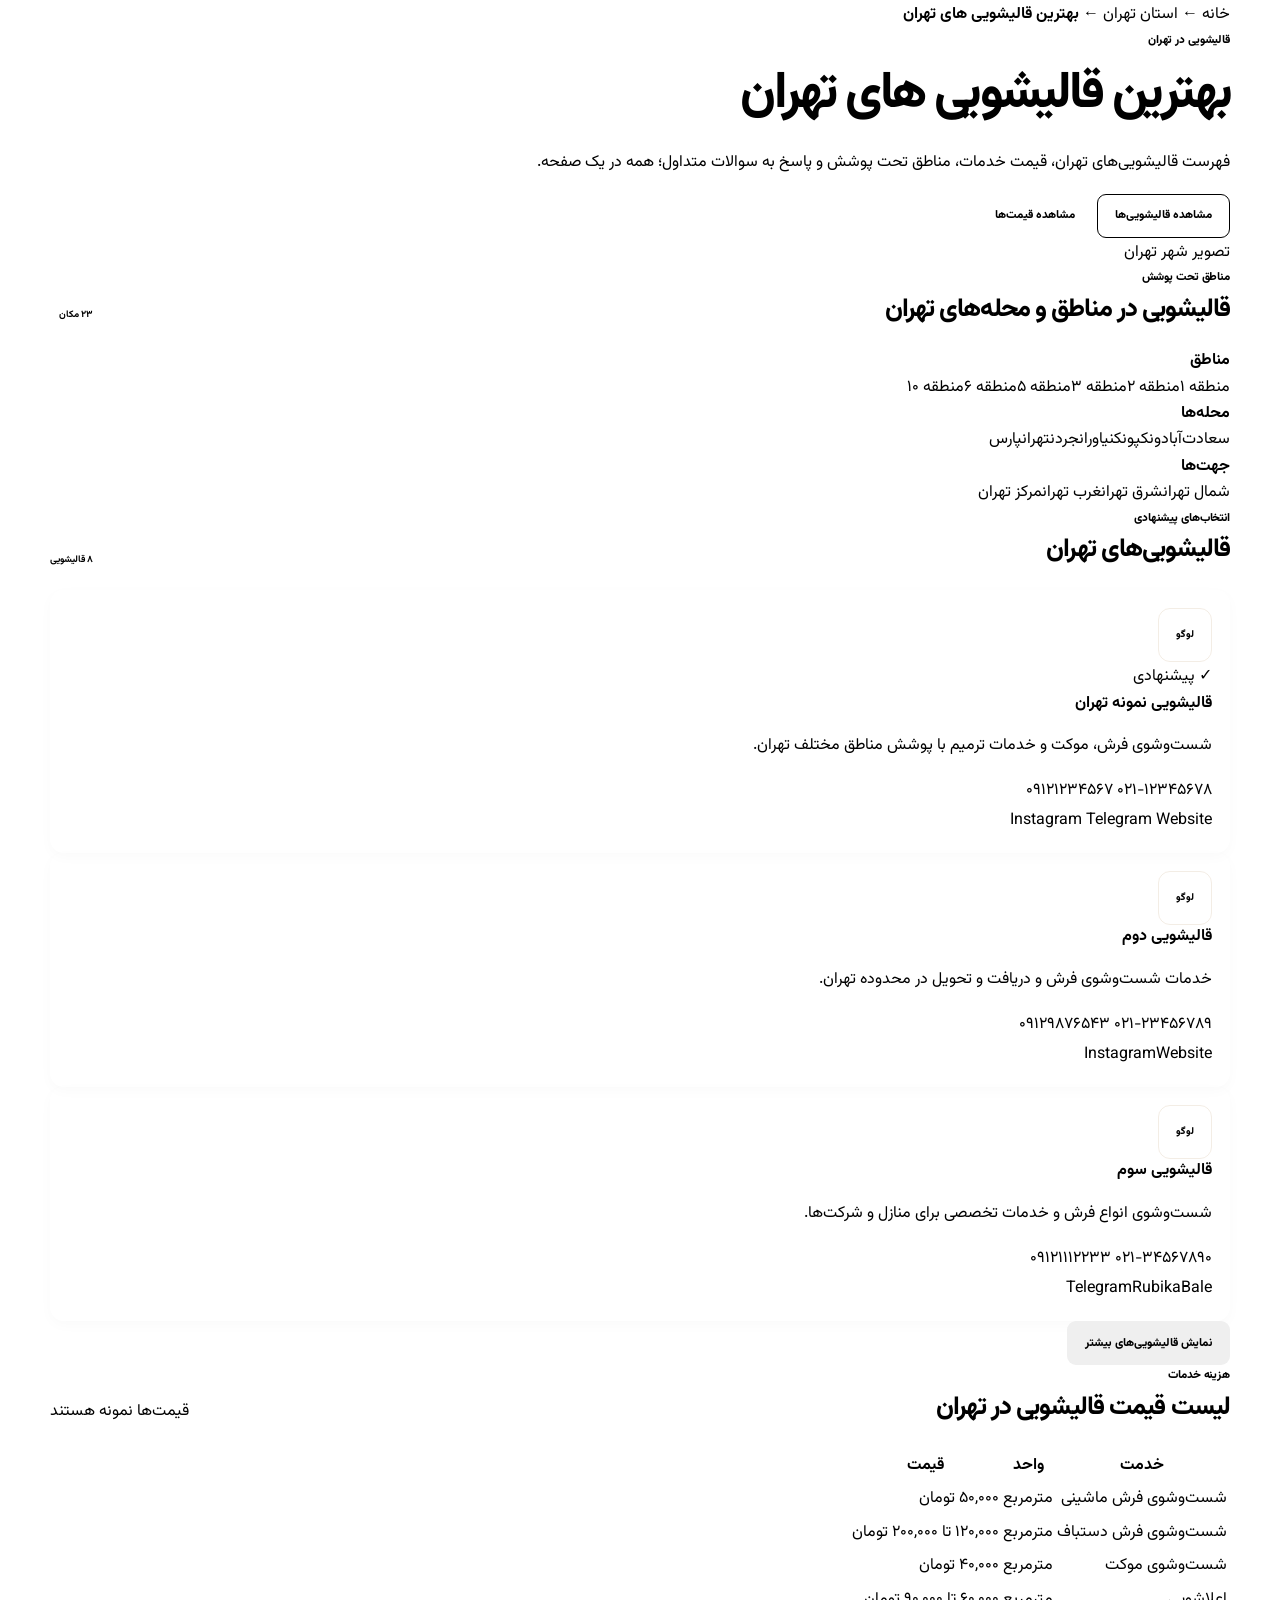
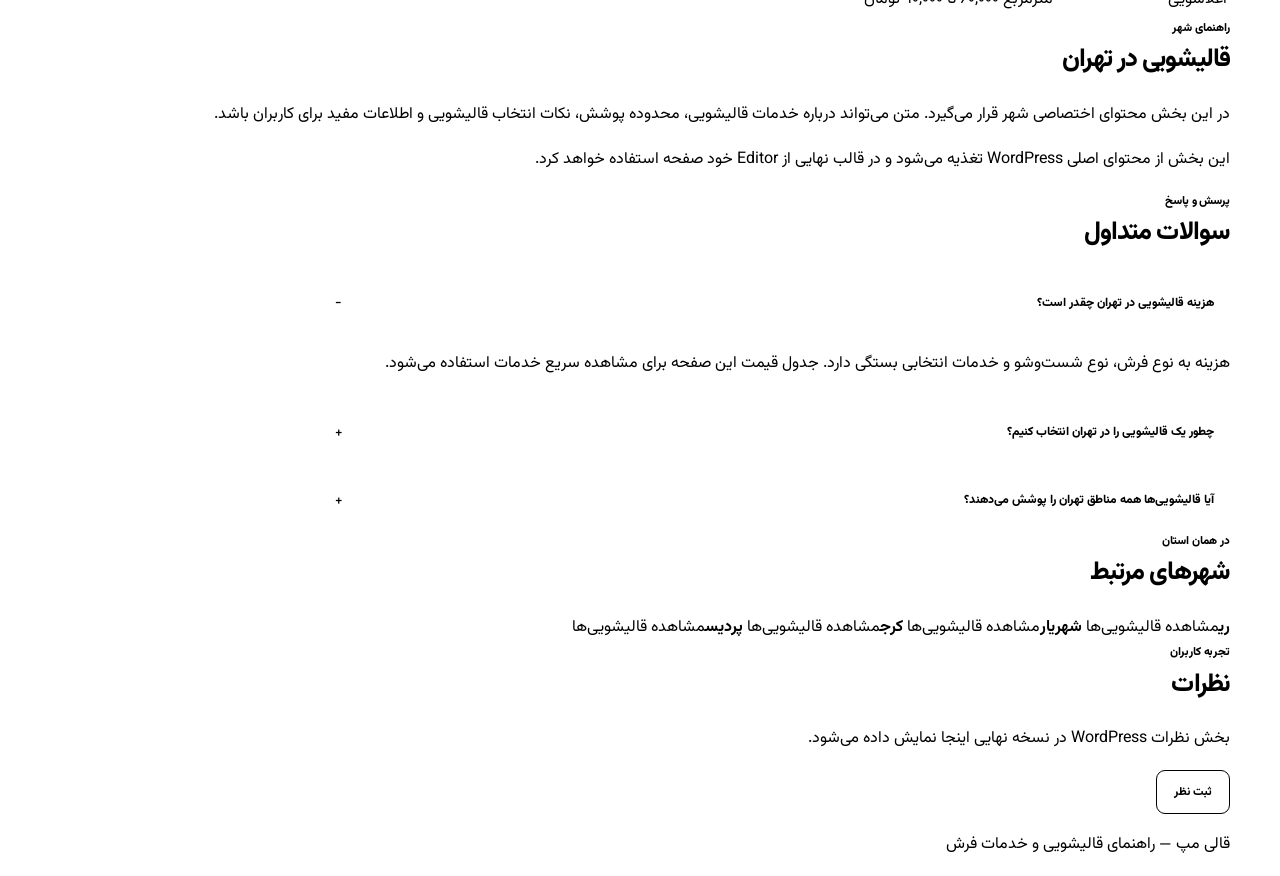
<file: city/index.html>
<!doctype html>
<html lang="fa" dir="rtl">
<head>
  <meta charset="utf-8">
  <meta name="viewport" content="width=device-width, initial-scale=1">
  <meta name="description" content="نمونه طراحی صفحه شهر قالی مپ">
  <title>بهترین قالیشویی های تهران | قالی مپ</title>
  <link rel="stylesheet" href="assets/css/city.css">
</head>
<body>
  <!-- Shared site header: components/header/header.html -->
  <div id="site-header"></div>

  <main>
    <div class="container">
      <nav class="breadcrumbs" aria-label="مسیر صفحه">
        <a href="#">خانه</a>
        <span>←</span>
        <a href="#">استان تهران</a>
        <span>←</span>
        <strong>بهترین قالیشویی های تهران</strong>
      </nav>

      <section class="city-hero">
        <div class="hero-copy">
          <span class="eyebrow">قالیشویی در تهران</span>
          <h1>بهترین قالیشویی های تهران</h1>
          <p class="lead">فهرست قالیشویی‌های تهران، قیمت خدمات، مناطق تحت پوشش و پاسخ به سوالات متداول؛ همه در یک صفحه.</p>
          <div class="hero-actions">
            <a class="button button-primary" href="#cleaners">مشاهده قالیشویی‌ها</a>
            <a class="button button-secondary" href="#prices">مشاهده قیمت‌ها</a>
          </div>
        </div>
        <div class="hero-media">
          <div class="image-placeholder" role="img" aria-label="تصویر تهران">تصویر شهر تهران</div>
        </div>
      </section>

      <section class="location-links section-card" aria-labelledby="locations-title">
        <div class="section-heading">
          <div>
            <span class="section-kicker">مناطق تحت پوشش</span>
            <h2 id="locations-title">قالیشویی در مناطق و محله‌های تهران</h2>
          </div>
          <span class="count-badge">۲۳ مکان</span>
        </div>

        <div class="link-groups">
          <div class="link-group">
            <h3>مناطق</h3>
            <div class="chips">
              <a href="#">منطقه ۱</a><a href="#">منطقه ۲</a><a href="#">منطقه ۳</a><a href="#">منطقه ۵</a><a href="#">منطقه ۶</a><a href="#">منطقه ۱۰</a>
            </div>
          </div>
          <div class="link-group">
            <h3>محله‌ها</h3>
            <div class="chips">
              <a href="#">سعادت‌آباد</a><a href="#">ونک</a><a href="#">پونک</a><a href="#">نیاوران</a><a href="#">جردن</a><a href="#">تهرانپارس</a>
            </div>
          </div>
          <div class="link-group">
            <h3>جهت‌ها</h3>
            <div class="chips">
              <a href="#">شمال تهران</a><a href="#">شرق تهران</a><a href="#">غرب تهران</a><a href="#">مرکز تهران</a>
            </div>
          </div>
        </div>
      </section>

      <section id="cleaners" class="section" aria-labelledby="cleaners-title">
        <div class="section-heading">
          <div>
            <span class="section-kicker">انتخاب‌های پیشنهادی</span>
            <h2 id="cleaners-title">قالیشویی‌های تهران</h2>
          </div>
          <span class="result-count">۸ قالیشویی</span>
        </div>

        <div class="cleaner-grid">
          <article class="cleaner-card featured">
            <div class="cleaner-top">
              <div class="logo-placeholder">لوگو</div>
              <div>
                <span class="recommended">✓ پیشنهادی</span>
                <h3>قالیشویی نمونه تهران</h3>
                <p>شست‌وشوی فرش، موکت و خدمات ترمیم با پوشش مناطق مختلف تهران.</p>
              </div>
            </div>
            <div class="contact-row">
              <a href="tel:02112345678">۰۲۱-۱۲۳۴۵۶۷۸</a>
              <a href="tel:09121234567">۰۹۱۲۱۲۳۴۵۶۷</a>
            </div>
            <div class="socials">
              <a href="#" aria-label="اینستاگرام">Instagram</a>
              <a href="#" aria-label="تلگرام">Telegram</a>
              <a href="#" aria-label="وب‌سایت">Website</a>
            </div>
          </article>

          <article class="cleaner-card">
            <div class="cleaner-top">
              <div class="logo-placeholder">لوگو</div>
              <div>
                <h3>قالیشویی دوم</h3>
                <p>خدمات شست‌وشوی فرش و دریافت و تحویل در محدوده تهران.</p>
              </div>
            </div>
            <div class="contact-row">
              <a href="tel:02123456789">۰۲۱-۲۳۴۵۶۷۸۹</a>
              <a href="tel:09129876543">۰۹۱۲۹۸۷۶۵۴۳</a>
            </div>
            <div class="socials">
              <a href="#">Instagram</a><a href="#">Website</a>
            </div>
          </article>

          <article class="cleaner-card">
            <div class="cleaner-top">
              <div class="logo-placeholder">لوگو</div>
              <div>
                <h3>قالیشویی سوم</h3>
                <p>شست‌وشوی انواع فرش و خدمات تخصصی برای منازل و شرکت‌ها.</p>
              </div>
            </div>
            <div class="contact-row">
              <a href="tel:02134567890">۰۲۱-۳۴۵۶۷۸۹۰</a>
              <a href="tel:09121112233">۰۹۱۲۱۱۱۲۲۳۳</a>
            </div>
            <div class="socials">
              <a href="#">Telegram</a><a href="#">Rubika</a><a href="#">Bale</a>
            </div>
          </article>
        </div>

        <div class="show-more-wrap">
          <button class="button button-secondary show-more" type="button">نمایش قالیشویی‌های بیشتر</button>
        </div>
      </section>

      <section id="prices" class="section section-card" aria-labelledby="prices-title">
        <div class="section-heading">
          <div>
            <span class="section-kicker">هزینه خدمات</span>
            <h2 id="prices-title">لیست قیمت قالیشویی در تهران</h2>
          </div>
          <span class="muted">قیمت‌ها نمونه هستند</span>
        </div>
        <div class="table-wrap">
          <table>
            <thead>
              <tr><th>خدمت</th><th>واحد</th><th>قیمت</th></tr>
            </thead>
            <tbody>
              <tr><td>شست‌وشوی فرش ماشینی</td><td>مترمربع</td><td>۵۰,۰۰۰ تومان</td></tr>
              <tr><td>شست‌وشوی فرش دستباف</td><td>مترمربع</td><td>۱۲۰,۰۰۰ تا ۲۰۰,۰۰۰ تومان</td></tr>
              <tr><td>شست‌وشوی موکت</td><td>مترمربع</td><td>۴۰,۰۰۰ تومان</td></tr>
              <tr><td>اعلاشویی</td><td>مترمربع</td><td>۶۰,۰۰۰ تا ۹۰,۰۰۰ تومان</td></tr>
            </tbody>
          </table>
        </div>
      </section>

      <section class="content-section">
        <div class="section-heading">
          <div>
            <span class="section-kicker">راهنمای شهر</span>
            <h2>قالیشویی در تهران</h2>
          </div>
        </div>
        <div class="rich-content">
          <p>در این بخش محتوای اختصاصی شهر قرار می‌گیرد. متن می‌تواند درباره خدمات قالیشویی، محدوده پوشش، نکات انتخاب قالیشویی و اطلاعات مفید برای کاربران باشد.</p>
          <p>این بخش از محتوای اصلی WordPress تغذیه می‌شود و در قالب نهایی از Editor خود صفحه استفاده خواهد کرد.</p>
        </div>
      </section>

      <section id="faq" class="section" aria-labelledby="faq-title">
        <div class="section-heading">
          <div>
            <span class="section-kicker">پرسش و پاسخ</span>
            <h2 id="faq-title">سوالات متداول</h2>
          </div>
        </div>
        <div class="faq-list">
          <details open>
            <summary>هزینه قالیشویی در تهران چقدر است؟</summary>
            <div><p>هزینه به نوع فرش، نوع شست‌وشو و خدمات انتخابی بستگی دارد. جدول قیمت این صفحه برای مشاهده سریع خدمات استفاده می‌شود.</p></div>
          </details>
          <details>
            <summary>چطور یک قالیشویی را در تهران انتخاب کنیم؟</summary>
            <div><p>اطلاعات تماس، محدوده خدمات و توضیحات هر قالیشویی را بررسی کنید و برای قیمت نهایی با مجموعه تماس بگیرید.</p></div>
          </details>
          <details>
            <summary>آیا قالیشویی‌ها همه مناطق تهران را پوشش می‌دهند؟</summary>
            <div><p>محدوده پوشش هر مجموعه متفاوت است. فهرست مکان‌های صفحه برای دسترسی سریع به مناطق و محله‌ها در نظر گرفته شده است.</p></div>
          </details>
        </div>
      </section>

      <section class="section section-card" aria-labelledby="related-title">
        <div class="section-heading">
          <div>
            <span class="section-kicker">در همان استان</span>
            <h2 id="related-title">شهرهای مرتبط</h2>
          </div>
        </div>
        <div class="city-links">
          <a href="#"><strong>ری</strong><span>مشاهده قالیشویی‌ها</span></a>
          <a href="#"><strong>شهریار</strong><span>مشاهده قالیشویی‌ها</span></a>
          <a href="#"><strong>کرج</strong><span>مشاهده قالیشویی‌ها</span></a>
          <a href="#"><strong>پردیس</strong><span>مشاهده قالیشویی‌ها</span></a>
        </div>
      </section>

      <section class="comments section" aria-labelledby="comments-title">
        <div class="section-heading">
          <div>
            <span class="section-kicker">تجربه کاربران</span>
            <h2 id="comments-title">نظرات</h2>
          </div>
        </div>
        <div class="comment-placeholder">
          <p>بخش نظرات WordPress در نسخه نهایی اینجا نمایش داده می‌شود.</p>
          <button class="button button-primary" type="button">ثبت نظر</button>
        </div>
      </section>
    </div>
  </main>

  <footer class="site-footer">
    <div class="container">
      <p>قالی مپ — راهنمای قالیشویی و خدمات فرش</p>
    </div>
  </footer>

  <script src="assets/js/city.js"></script>
</body>
</html>
</file>
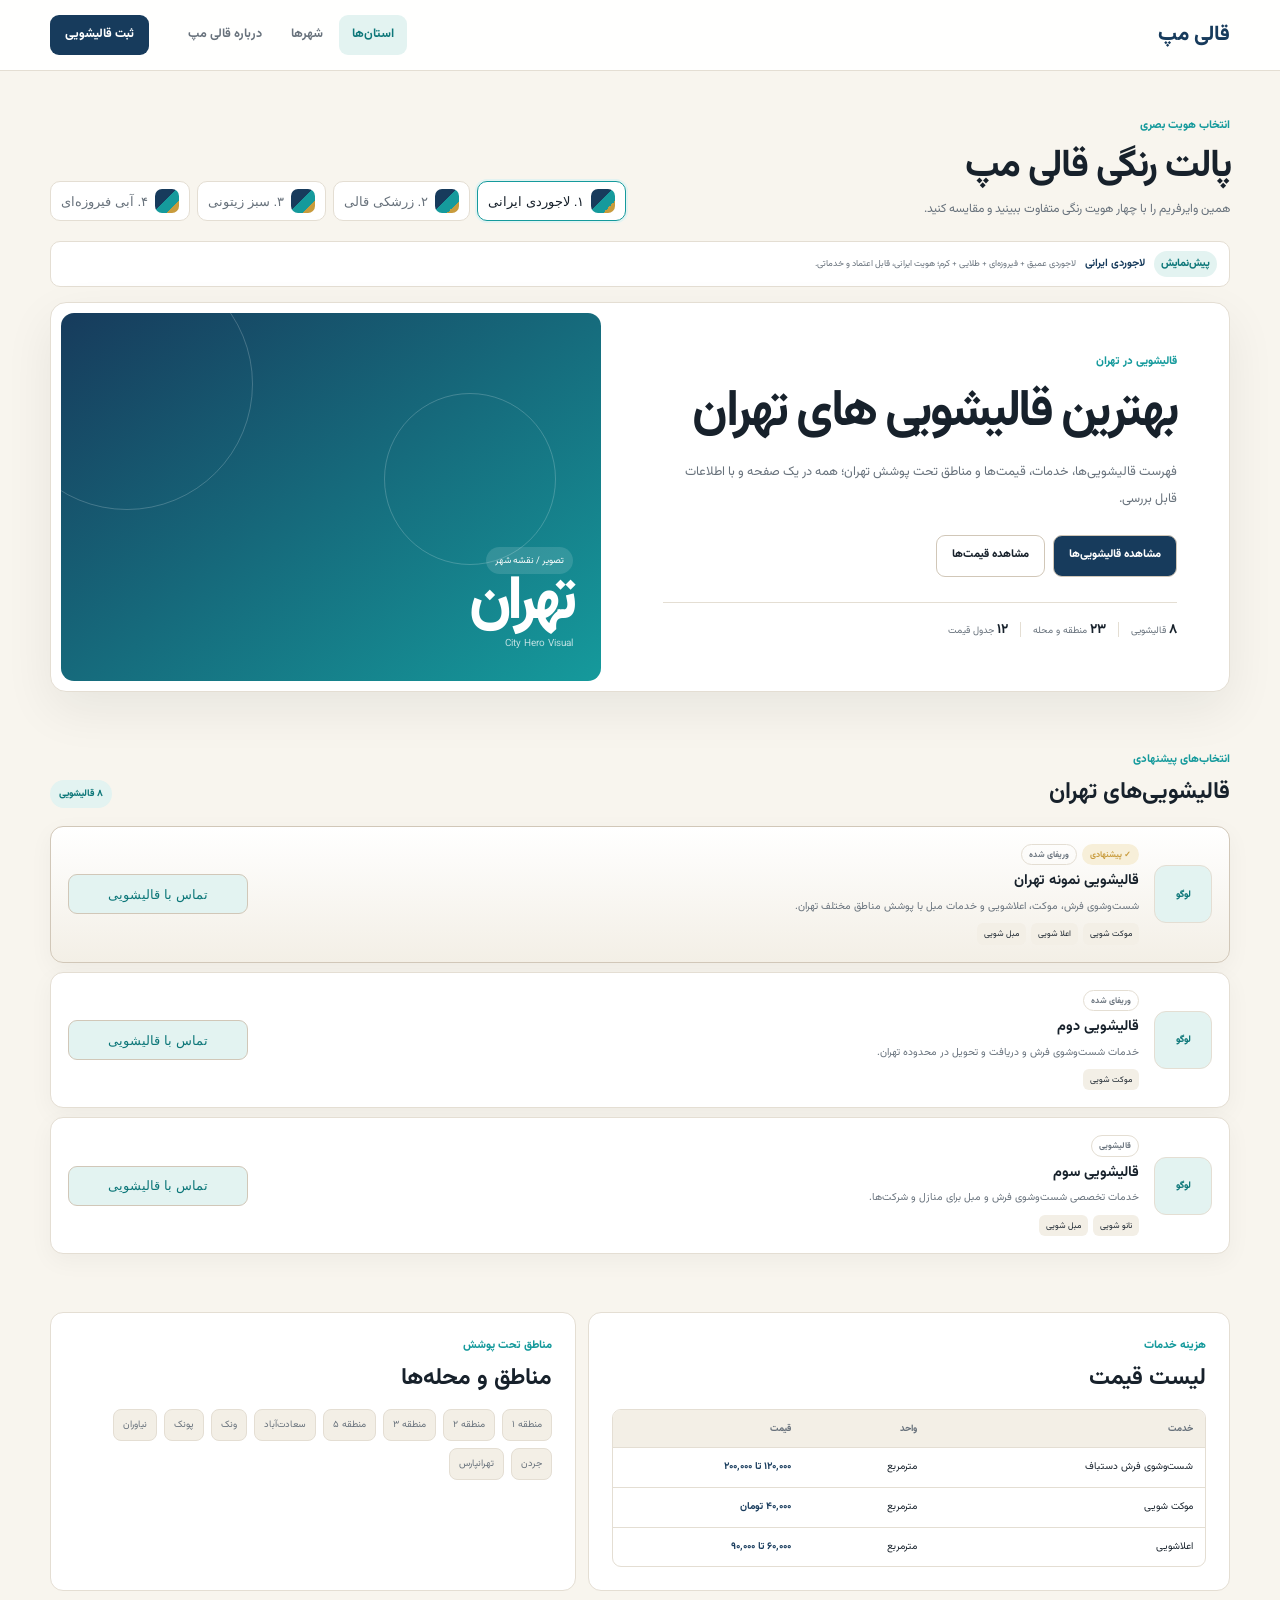
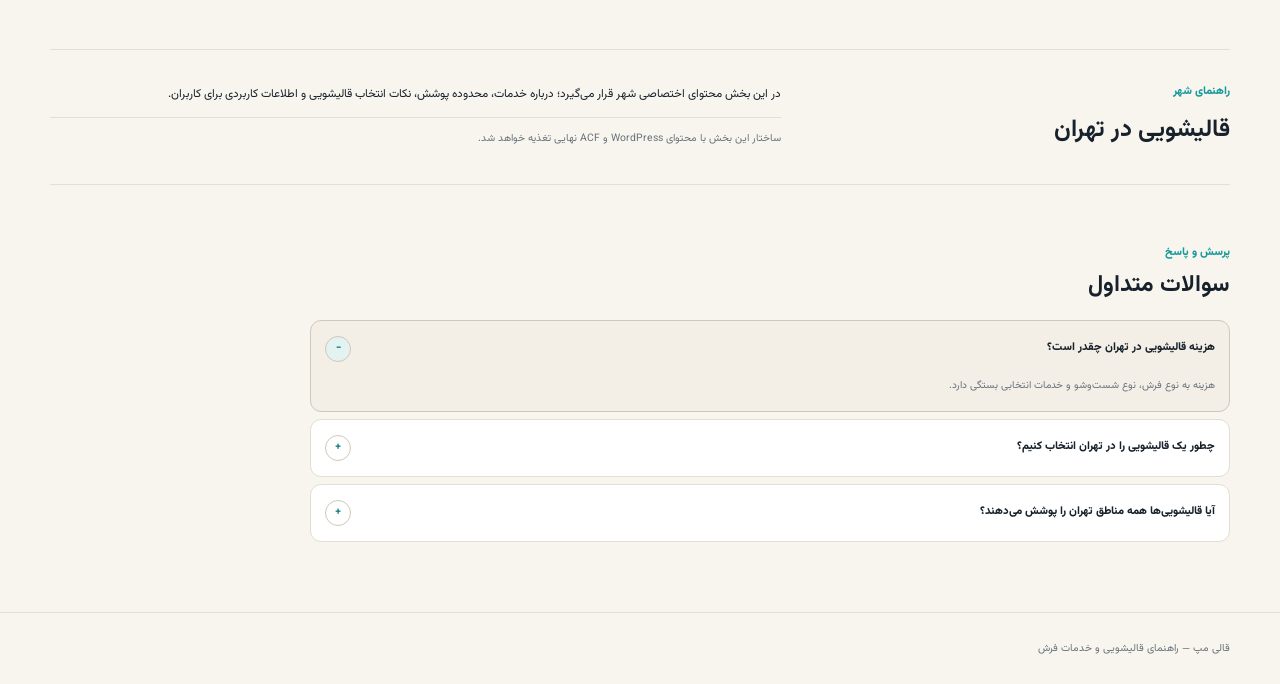
<file: city/palette-preview.html>
<!doctype html>
<html lang="fa" dir="rtl">
<head>
  <meta charset="utf-8">
  <meta name="viewport" content="width=device-width, initial-scale=1">
  <meta name="description" content="مقایسه پالت‌های رنگی پیشنهادی قالی مپ">
  <title>قالی مپ — مقایسه پالت رنگی</title>
  <link rel="stylesheet" href="assets/css/palette-preview.css">
</head>
<body data-palette="p1">
  <header class="preview-header">
    <div class="container header-inner">
      <a class="brand" href="#">قالی مپ</a>
      <nav>
        <a class="active" href="#">استان‌ها</a>
        <a href="#">شهرها</a>
        <a href="#">درباره قالی مپ</a>
      </nav>
      <a class="header-cta" href="#">ثبت قالیشویی</a>
    </div>
  </header>

  <main>
    <div class="container">
      <section class="palette-bar">
        <div>
          <span class="eyebrow">انتخاب هویت بصری</span>
          <h1>پالت رنگی قالی مپ</h1>
          <p>همین وایرفریم را با چهار هویت رنگی متفاوت ببینید و مقایسه کنید.</p>
        </div>
        <div class="palette-switcher" role="tablist" aria-label="پالت رنگی">
          <button class="palette-button active" data-palette="p1"><i></i><span>۱. لاجوردی ایرانی</span></button>
          <button class="palette-button" data-palette="p2"><i></i><span>۲. زرشکی قالی</span></button>
          <button class="palette-button" data-palette="p3"><i></i><span>۳. سبز زیتونی</span></button>
          <button class="palette-button" data-palette="p4"><i></i><span>۴. آبی فیروزه‌ای</span></button>
        </div>
      </section>

      <div class="wireframe-note">
        <span>پیش‌نمایش</span>
        <strong id="palette-name">لاجوردی ایرانی</strong>
        <small id="palette-description">لاجوردی عمیق + فیروزه‌ای + طلایی + کرم؛ هویت ایرانی، قابل اعتماد و خدماتی.</small>
      </div>

      <section class="hero">
        <div class="hero-copy">
          <span class="eyebrow">قالیشویی در تهران</span>
          <h2>بهترین قالیشویی های تهران</h2>
          <p>فهرست قالیشویی‌ها، خدمات، قیمت‌ها و مناطق تحت پوشش تهران؛ همه در یک صفحه و با اطلاعات قابل بررسی.</p>
          <div class="actions">
            <a class="button primary" href="#cleaners">مشاهده قالیشویی‌ها</a>
            <a class="button secondary" href="#prices">مشاهده قیمت‌ها</a>
          </div>
          <div class="hero-facts">
            <span><strong>۸</strong> قالیشویی</span><b></b><span><strong>۲۳</strong> منطقه و محله</span><b></b><span><strong>۱۲</strong> جدول قیمت</span>
          </div>
        </div>
        <div class="hero-visual">
          <span>تصویر / نقشه شهر</span>
          <strong>تهران</strong>
          <small>City Hero Visual</small>
        </div>
      </section>

      <section class="section">
        <div class="section-head">
          <div><span class="eyebrow">انتخاب‌های پیشنهادی</span><h2>قالیشویی‌های تهران</h2></div>
          <span class="count">۸ قالیشویی</span>
        </div>
        <div id="cleaners" class="cleaners">
          <article class="cleaner featured">
            <div class="logo">لوگو</div>
            <div class="cleaner-main">
              <div class="badges"><span class="badge accent">✓ پیشنهادی</span><span class="badge">وریفای شده</span></div>
              <h3>قالیشویی نمونه تهران</h3>
              <p>شست‌وشوی فرش، موکت، اعلاشویی و خدمات مبل با پوشش مناطق مختلف تهران.</p>
              <div class="services"><span>موکت شویی</span><span>اعلا شویی</span><span>مبل شویی</span></div>
            </div>
            <button class="call-button" type="button">تماس با قالیشویی</button>
          </article>
          <article class="cleaner">
            <div class="logo">لوگو</div>
            <div class="cleaner-main">
              <div class="badges"><span class="badge">وریفای شده</span></div>
              <h3>قالیشویی دوم</h3>
              <p>خدمات شست‌وشوی فرش و دریافت و تحویل در محدوده تهران.</p>
              <div class="services"><span>موکت شویی</span></div>
            </div>
            <button class="call-button" type="button">تماس با قالیشویی</button>
          </article>
          <article class="cleaner">
            <div class="logo">لوگو</div>
            <div class="cleaner-main">
              <div class="badges"><span class="badge">قالیشویی</span></div>
              <h3>قالیشویی سوم</h3>
              <p>خدمات تخصصی شست‌وشوی فرش و مبل برای منازل و شرکت‌ها.</p>
              <div class="services"><span>نانو شویی</span><span>مبل شویی</span></div>
            </div>
            <button class="call-button" type="button">تماس با قالیشویی</button>
          </article>
        </div>
      </section>

      <section class="section split">
        <div class="panel">
          <div class="section-head"><div><span class="eyebrow">هزینه خدمات</span><h2>لیست قیمت</h2></div></div>
          <div class="price-table" id="prices">
            <div class="price-row head"><span>خدمت</span><span>واحد</span><span>قیمت</span></div>
            <div class="price-row"><span>شست‌وشوی فرش دستباف</span><span>مترمربع</span><strong>۱۲۰٬۰۰۰ تا ۲۰۰٬۰۰۰</strong></div>
            <div class="price-row"><span>موکت شویی</span><span>مترمربع</span><strong>۴۰٬۰۰۰ تومان</strong></div>
            <div class="price-row"><span>اعلاشویی</span><span>مترمربع</span><strong>۶۰٬۰۰۰ تا ۹۰٬۰۰۰</strong></div>
          </div>
        </div>
        <div class="panel">
          <div class="section-head"><div><span class="eyebrow">مناطق تحت پوشش</span><h2>مناطق و محله‌ها</h2></div></div>
          <div class="chips">
            <a href="#">منطقه ۱</a><a href="#">منطقه ۲</a><a href="#">منطقه ۳</a><a href="#">منطقه ۵</a><a href="#">سعادت‌آباد</a><a href="#">ونک</a><a href="#">پونک</a><a href="#">نیاوران</a><a href="#">جردن</a><a href="#">تهرانپارس</a>
          </div>
        </div>
      </section>

      <section class="section guide">
        <div><span class="eyebrow">راهنمای شهر</span><h2>قالیشویی در تهران</h2></div>
        <div><p>در این بخش محتوای اختصاصی شهر قرار می‌گیرد؛ درباره خدمات، محدوده پوشش، نکات انتخاب قالیشویی و اطلاعات کاربردی برای کاربران.</p><p>ساختار این بخش با محتوای WordPress و ACF نهایی تغذیه خواهد شد.</p></div>
      </section>

      <section class="section">
        <div class="section-head"><div><span class="eyebrow">پرسش و پاسخ</span><h2>سوالات متداول</h2></div></div>
        <div class="faq">
          <details open><summary>هزینه قالیشویی در تهران چقدر است؟</summary><p>هزینه به نوع فرش، نوع شست‌وشو و خدمات انتخابی بستگی دارد.</p></details>
          <details><summary>چطور یک قالیشویی را در تهران انتخاب کنیم؟</summary><p>اطلاعات تماس، خدمات و محدوده پوشش هر مجموعه را بررسی کنید.</p></details>
          <details><summary>آیا قالیشویی‌ها همه مناطق تهران را پوشش می‌دهند؟</summary><p>محدوده پوشش هر مجموعه متفاوت است و در اطلاعات همان قالیشویی مشخص می‌شود.</p></details>
        </div>
      </section>
    </div>
  </main>

  <footer class="footer"><div class="container">قالی مپ — راهنمای قالیشویی و خدمات فرش</div></footer>
  <script>
    const palettes = {
      p1: {name:'لاجوردی ایرانی', desc:'لاجوردی عمیق + فیروزه‌ای + طلایی + کرم؛ هویت ایرانی، قابل اعتماد و خدماتی.'},
      p2: {name:'زرشکی قالی', desc:'زرشکی عمیق + مسی + کرم؛ گرم‌تر، سنتی‌تر و نزدیک‌تر به نقش‌های کلاسیک قالی.'},
      p3: {name:'سبز زیتونی', desc:'سبز زیتونی + خاکی + طلایی؛ طبیعی، آرام و نزدیک به حس الیاف و رنگرزی سنتی.'},
      p4: {name:'آبی فیروزه‌ای', desc:'فیروزه‌ای + سرمه‌ای + طلایی؛ روشن‌تر، مدرن‌تر و با تأکید بیشتر روی حس تمیزی.'}
    };
    document.querySelectorAll('.palette-button').forEach(button => {
      button.addEventListener('click', () => {
        const key = button.dataset.palette;
        document.body.dataset.palette = key;
        document.querySelectorAll('.palette-button').forEach(b => b.classList.toggle('active', b === button));
        document.getElementById('palette-name').textContent = palettes[key].name;
        document.getElementById('palette-description').textContent = palettes[key].desc;
      });
    });
  </script>
</body>
</html>
</file>
<file: city/assets/css/city.css>
@import url('https://fonts.googleapis.com/css2?family=Vazirmatn:wght@400;500;600;700;800&display=swap');

:root {
  --shadow-xs: 0 4px 14px rgba(35, 31, 25, .025);
  --shadow-sm: 0 10px 28px rgba(35, 31, 25, .045);
  --shadow-md: 0 18px 46px rgba(35, 31, 25, .065);
  --radius-sm: 10px;
  --radius-md: 14px;
  --radius-lg: 20px;
}

* { box-sizing: border-box; }

html {
  scroll-behavior: smooth;
  scroll-padding-top: 92px;
}

body {
  margin: 0;
  background: var(--bg);
  color: var(--text);
  font-family: "Vazirmatn", Tahoma, sans-serif;
  line-height: 1.85;
}

a,
button { -webkit-tap-highlight-color: transparent; }

a {
  color: inherit;
  text-decoration: none;
}

button,
input,
select,
textarea { font-family: inherit; }

.container {
  width: min(1180px, calc(100% - 40px));
  margin-inline: auto;
}

.city-page { overflow: clip; }

/* ---------- shared typography ---------- */

h1,
h2,
h3 {
  margin-top: 0;
  line-height: 1.45;
}

h1 {
  margin-bottom: 15px;
  font-size: clamp(2.35rem, 4vw, 3.55rem);
  font-weight: 800;
  letter-spacing: -.055em;
}

h2 {
  margin-bottom: 0;
  font-size: clamp(1.35rem, 2vw, 1.72rem);
  font-weight: 800;
  letter-spacing: -.035em;
}

h3 {
  margin-bottom: 0;
  font-size: 1rem;
}

.eyebrow,
.section-kicker {
  display: block;
  margin-bottom: 7px;
  color: var(--accent);
  font-size: .72rem;
  font-weight: 800;
  letter-spacing: -.01em;
}

.button {
  display: inline-flex;
  min-height: 44px;
  align-items: center;
  justify-content: center;
  padding: 0 17px;
  border: 1px solid transparent;
  border-radius: 9px;
  font-size: .72rem;
  font-weight: 800;
  transition: transform .18s ease, background .18s ease, border-color .18s ease;
}

.button:hover {
  transform: translateY(-1px);
}

.button-primary {
  border-color: var(--accent);
  background: var(--accent);
  color: var(--white);
}

.button-primary:hover {
  background: var(--accent-dark);
}

.button-quiet {
  border-color: var(--line);
  background: var(--surface);
  color: var(--text-soft);
}

.button-quiet:hover {
  border-color: var(--line-strong);
  background: var(--surface-soft);
}

/* ---------- hero ---------- */

.city-intro {
  display: grid;
  grid-template-columns: minmax(0, 1.06fr) minmax(360px, .94fr);
  min-height: 430px;
  margin-bottom: 18px;
  overflow: hidden;
  border: 1px solid var(--line);
  border-radius: var(--radius-lg);
  background: var(--surface);
  box-shadow: var(--shadow-md);
}

.city-intro__copy {
  display: flex;
  min-width: 0;
  flex-direction: column;
  justify-content: center;
  padding: 54px 58px;
}

.city-intro__lead {
  max-width: 650px;
  margin: 0;
  color: var(--text-soft);
  font-size: .88rem;
  line-height: 2.15;
}

.city-intro__actions {
  display: flex;
  flex-wrap: wrap;
  gap: 8px;
  margin-top: 24px;
}

.city-intro__facts {
  display: flex;
  align-items: center;
  gap: 14px;
  width: fit-content;
  margin-top: 28px;
  padding-top: 15px;
  border-top: 1px solid var(--line);
}

.city-intro__facts span {
  display: flex;
  align-items: baseline;
  gap: 4px;
  color: var(--muted);
  font-size: .6rem;
}

.city-intro__facts strong {
  color: var(--text);
  font-size: .92rem;
  font-weight: 800;
}

.city-intro__facts i {
  width: 1px;
  height: 17px;
  background: var(--line);
}

.city-intro__visual {
  position: relative;
  display: flex;
  min-width: 0;
  min-height: 100%;
  flex-direction: column;
  justify-content: flex-end;
  overflow: hidden;
  margin: 10px;
  padding: 25px;
  border-radius: 15px;
  background:
    radial-gradient(circle at 78% 22%, rgba(154, 106, 47, .15), transparent 25%),
    linear-gradient(145deg, var(--placeholder-start), var(--placeholder-end));
}

.city-intro__visual::before,
.city-intro__visual::after {
  position: absolute;
  border: 1px solid rgba(113, 75, 32, .12);
  border-radius: 50%;
  content: "";
}

.city-intro__visual::before {
  width: 230px;
  height: 230px;
  top: 34px;
  left: -45px;
}

.city-intro__visual::after {
  width: 150px;
  height: 150px;
  right: 35px;
  top: 95px;
}

.city-intro__visual-label,
.city-intro__visual strong,
.city-intro__visual span {
  position: relative;
  z-index: 1;
}

.city-intro__visual-label {
  align-self: flex-start;
  margin-bottom: auto;
  padding: 5px 9px;
  border: 1px solid rgba(113, 75, 32, .13);
  border-radius: 999px;
  background: rgba(255, 255, 255, .42);
  color: var(--accent-dark);
  font-size: .58rem;
  font-weight: 700;
}

.city-intro__visual strong {
  margin-bottom: 1px;
  font-size: 3.9rem;
  font-weight: 800;
  letter-spacing: -.07em;
}

.city-intro__visual span {
  color: var(--placeholder-text);
  font-size: .68rem;
}

/* ---------- tabs ---------- */

.city-tabs {
  position: sticky;
  top: 0;
  z-index: 10;
  display: flex;
  align-items: center;
  gap: 2px;
  margin-bottom: 48px;
  overflow-x: auto;
  padding: 3px;
  border: 1px solid var(--line);
  border-radius: 11px;
  background: rgba(250, 249, 247, .94);
  box-shadow: var(--shadow-xs);
  scrollbar-width: none;
}

.city-tabs::-webkit-scrollbar { display: none; }

.city-tabs a {
  flex: 0 0 auto;
  padding: 8px 14px 9px;
  border-bottom: 2px solid transparent;
  border-radius: 8px;
  color: var(--muted);
  font-size: .68rem;
  font-weight: 700;
  white-space: nowrap;
  transition: color .18s ease, background .18s ease, border-color .18s ease;
}

.city-tabs a:first-child,
.city-tabs a:hover {
  border-color: var(--accent);
  background: var(--accent-soft);
  color: var(--accent-dark);
}

/* ---------- sections ---------- */

.city-layout,
.city-content { min-width: 0; }

.city-section {
  margin-top: 62px;
  scroll-margin-top: 100px;
}

.city-section--first { margin-top: 0; }

.section-heading {
  display: flex;
  align-items: flex-end;
  justify-content: space-between;
  gap: 24px;
  margin-bottom: 21px;
}

.section-heading > div { min-width: 0; }

.section-heading .section-kicker { margin-bottom: 4px; }

.section-heading h2 { line-height: 1.4; }

.count-badge,
.result-count,
.sample-badge,
.status-badge {
  display: inline-flex;
  align-items: center;
  justify-content: center;
  white-space: nowrap;
  border-radius: 999px;
  font-size: .6rem;
  font-weight: 700;
}

.count-badge {
  padding: 5px 9px;
  background: var(--accent-soft);
  color: var(--accent-dark);
}

.result-count { color: var(--muted); }

.city-section--surface {
  padding: 28px;
  border: 1px solid var(--line);
  border-radius: var(--radius-md);
  background: var(--surface);
  box-shadow: var(--shadow-xs);
}

/* ---------- cleaners ---------- */

.featured-cleaners {
  display: grid;
  grid-template-columns: repeat(2, minmax(0, 1fr));
  gap: 12px;
}

.cleaner-list {
  display: grid;
  gap: 8px;
}

.cleaner-card {
  min-width: 0;
  padding: 18px;
  border: 1px solid var(--line);
  border-radius: var(--radius-md);
  background: var(--surface);
  box-shadow: var(--shadow-xs);
}

.cleaner-card--featured {
  display: grid;
  grid-template-columns: minmax(0, 1fr) 188px;
  align-items: center;
  gap: 20px;
  border-color: var(--line-strong);
  background: linear-gradient(180deg, var(--surface), var(--surface-soft));
  box-shadow: var(--shadow-sm);
}

.cleaner-card--standard {
  display: grid;
  grid-template-columns: minmax(0, 1fr) 188px;
  align-items: center;
  gap: 20px;
}

.cleaner-card__main {
  display: flex;
  min-width: 0;
  align-items: flex-start;
  gap: 13px;
}

.logo-placeholder {
  display: grid;
  width: 54px;
  height: 54px;
  flex: 0 0 54px;
  place-items: center;
  border: 1px solid rgba(154, 106, 47, .12);
  border-radius: 12px;
  background: var(--accent-soft);
  color: var(--accent-dark);
  font-size: .62rem;
  font-weight: 800;
}

.cleaner-card__identity {
  min-width: 0;
}

.cleaner-card__labels {
  display: flex;
  flex-wrap: wrap;
  gap: 5px;
  margin-bottom: 4px;
}

.status-badge {
  padding: 3px 8px;
  background: var(--accent-soft);
  color: var(--accent-dark);
}

.sample-badge {
  padding: 3px 8px;
  border: 1px solid var(--line);
  color: var(--muted);
}

.cleaner-card__identity h3 {
  margin-bottom: 4px;
  font-size: .94rem;
  font-weight: 800;
}

.cleaner-card--featured .cleaner-card__identity h3 {
  font-size: 1.04rem;
}

.cleaner-card__identity p {
  margin: 0;
  overflow: hidden;
  color: var(--muted);
  font-size: .68rem;
  line-height: 1.9;
}

.cleaner-card__call {
  min-width: 0;
  align-self: stretch;
}

.cleaner-card__call summary {
  display: flex;
  min-height: 42px;
  align-items: center;
  justify-content: center;
  padding: 8px 12px;
  border: 1px solid var(--line-strong);
  border-radius: 9px;
  background: var(--accent-soft);
  color: var(--accent-dark);
  font-size: .68rem;
  font-weight: 800;
  cursor: pointer;
  list-style: none;
  transition: background .18s ease, border-color .18s ease;
}

.cleaner-card__call summary::-webkit-details-marker { display: none; }

.cleaner-card__call summary::before {
  margin-inline-end: 7px;
  content: "☎";
  font-size: .75rem;
}

.cleaner-card__call summary:hover {
  border-color: var(--accent);
  background: #ece2d3;
}

.cleaner-card__call[open] summary {
  border-bottom-right-radius: 6px;
  border-bottom-left-radius: 6px;
}

.cleaner-card__numbers {
  display: grid;
  grid-template-columns: 1fr 1fr;
  gap: 5px;
  margin-top: 5px;
}

.cleaner-card__numbers a {
  min-width: 0;
  padding: 7px 8px;
  border: 1px solid var(--line);
  border-radius: 7px;
  background: var(--surface-soft);
}

.cleaner-card__numbers a:hover {
  border-color: var(--line-strong);
}

.cleaner-card__numbers span {
  display: block;
  margin-bottom: 1px;
  color: var(--muted);
  font-size: .51rem;
}

.cleaner-card__numbers strong {
  display: block;
  overflow: hidden;
  direction: ltr;
  color: var(--text);
  font-size: .61rem;
  text-align: right;
  text-overflow: ellipsis;
  white-space: nowrap;
}

/* ---------- guide ---------- */

.city-guide {
  display: grid;
  grid-template-columns: minmax(230px, .68fr) minmax(0, 1.32fr);
  gap: 60px;
  margin-top: 62px;
  padding: 34px 0;
  border-top: 1px solid var(--line);
  border-bottom: 1px solid var(--line);
}

.city-guide__heading h2 {
  max-width: 350px;
  font-size: 1.5rem;
}

.city-guide__content {
  color: var(--text-soft);
  font-size: .81rem;
  line-height: 2.2;
}

.city-guide__content p { margin: 0; }

.city-guide__content p + p {
  margin-top: 13px;
  padding-top: 13px;
  border-top: 1px solid var(--line);
  color: var(--muted);
  font-size: .71rem;
}

/* ---------- prices ---------- */

.price-table-wrap {
  overflow-x: auto;
  border: 1px solid var(--line);
  border-radius: 11px;
}

.price-table {
  width: 100%;
  min-width: 520px;
  border-collapse: collapse;
}

.price-table th,
.price-table td {
  padding: 12px 14px;
  border-bottom: 1px solid var(--line);
  text-align: right;
  font-size: .71rem;
}

.price-table th {
  color: var(--muted);
  background: var(--surface-soft);
  font-size: .63rem;
  font-weight: 800;
}

.price-table td:last-child {
  color: var(--accent-dark);
  font-weight: 700;
}

.price-table tbody tr:hover td {
  background: #fcfbf9;
}

.price-table tbody tr:last-child td { border-bottom: 0; }

.notice {
  display: flex;
  align-items: flex-start;
  gap: 8px;
  margin-top: 12px;
  padding: 10px 12px;
  border-radius: 9px;
  background: var(--accent-soft);
  color: var(--text-soft);
  font-size: .65rem;
  line-height: 1.9;
}

.notice > span {
  display: grid;
  width: 18px;
  height: 18px;
  flex: 0 0 18px;
  place-items: center;
  margin-top: 1px;
  border-radius: 50%;
  background: var(--accent);
  color: var(--white);
  font-size: .55rem;
}

.notice p { margin: 0; }
.notice strong { color: var(--accent-dark); }

/* ---------- locations ---------- */

.city-locations { padding-top: 2px; }

.location-direction,
.location-regions,
.location-neighborhoods {
  margin-top: 29px;
}

.location-subheading {
  display: flex;
  align-items: baseline;
  justify-content: space-between;
  gap: 15px;
  margin-bottom: 12px;
}

.location-subheading span {
  color: var(--text);
  font-size: .86rem;
  font-weight: 800;
}

.location-subheading small {
  color: var(--muted);
  font-size: .6rem;
}

.direction-grid {
  display: grid;
  grid-template-columns: repeat(4, minmax(0, 1fr));
  gap: 9px;
}

.direction-card {
  position: relative;
  min-height: 116px;
  display: flex;
  flex-direction: column;
  justify-content: flex-end;
  overflow: hidden;
  padding: 15px;
  border: 1px solid var(--line);
  border-radius: 12px;
  background: var(--surface);
  transition: transform .18s ease, border-color .18s ease, background .18s ease;
}

.direction-card:hover {
  border-color: var(--line-strong);
  background: var(--accent-soft);
  transform: translateY(-2px);
}

.direction-card__mark {
  position: absolute;
  top: 14px;
  inset-inline-end: 14px;
  width: 31px;
  height: 31px;
  border: 1px solid var(--line-strong);
  border-radius: 50%;
}

.direction-card__mark::after {
  position: absolute;
  top: 9px;
  inset-inline-end: 8px;
  width: 8px;
  height: 8px;
  border-top: 1px solid var(--accent);
  border-inline-end: 1px solid var(--accent);
  content: "";
  transform: rotate(-45deg);
}

.direction-card strong { font-size: .81rem; }

.direction-card small {
  margin-top: 3px;
  color: var(--muted);
  font-size: .58rem;
}

.direction-card b {
  color: var(--accent-dark);
  font-weight: 400;
}

.region-grid {
  display: grid;
  grid-template-columns: repeat(6, minmax(0, 1fr));
  gap: 6px;
}

.region-item {
  display: flex;
  min-height: 43px;
  align-items: center;
  justify-content: space-between;
  gap: 7px;
  padding: 7px 10px;
  border: 1px solid var(--line);
  border-radius: 8px;
  background: var(--surface-soft);
  color: var(--text-soft);
  font-size: .65rem;
  transition: border-color .18s ease, background .18s ease, color .18s ease;
}

.region-item:hover {
  border-color: var(--line-strong);
  background: var(--accent-soft);
  color: var(--accent-dark);
}

.region-item b {
  color: var(--muted);
  font-weight: 400;
  opacity: 0;
  transition: opacity .18s ease;
}

.region-item:hover b { opacity: 1; }

.neighborhood-list {
  display: grid;
  grid-template-columns: repeat(4, minmax(0, 1fr));
  gap: 8px;
}

.neighborhood-list a {
  display: flex;
  min-height: 49px;
  align-items: center;
  justify-content: space-between;
  gap: 8px;
  padding: 9px 11px;
  border: 1px solid var(--line);
  border-radius: 9px;
  background: var(--surface);
  color: var(--text-soft);
  font-size: .66rem;
  transition: border-color .18s ease, background .18s ease, color .18s ease, transform .18s ease;
}

.neighborhood-list a::after {
  width: 5px;
  height: 5px;
  flex: 0 0 5px;
  border-top: 1px solid var(--line-strong);
  border-left: 1px solid var(--line-strong);
  content: "";
  transform: rotate(-45deg);
}

.neighborhood-list a:hover {
  border-color: var(--line-strong);
  background: var(--accent-soft);
  color: var(--accent-dark);
  transform: translateY(-1px);
}

/* ---------- faq ---------- */

.faq-list {
  display: grid;
  gap: 8px;
  max-width: 920px;
}

.faq-list details {
  overflow: hidden;
  border: 1px solid var(--line);
  border-radius: 12px;
  background: var(--surface);
  transition: border-color .18s ease, background .18s ease;
}

.faq-list details[open] {
  border-color: var(--line-strong);
  background: var(--surface-soft);
}

.faq-list summary {
  display: flex;
  min-height: 60px;
  align-items: center;
  justify-content: space-between;
  gap: 18px;
  padding: 0 16px;
  color: var(--text);
  font-size: .75rem;
  font-weight: 800;
  cursor: pointer;
  list-style: none;
}

.faq-list summary::-webkit-details-marker { display: none; }

.faq-list summary::after {
  display: grid;
  width: 25px;
  height: 25px;
  flex: 0 0 25px;
  place-items: center;
  border: 1px solid var(--line-strong);
  border-radius: 50%;
  color: var(--accent-dark);
  content: "+";
  font-size: .86rem;
  font-weight: 500;
}

.faq-list details[open] summary::after {
  content: "−";
  background: var(--accent-soft);
}

.faq-answer {
  padding: 0 56px 17px 16px;
  color: var(--muted);
  font-size: .69rem;
  line-height: 2.05;
}

.faq-answer p { margin: 0; }

/* ---------- reviews ---------- */

.reviews-list {
  display: grid;
  gap: 8px;
  max-width: 920px;
}

.reviews-list .review-card {
  display: grid;
  grid-template-columns: 220px minmax(0, 1fr);
  align-items: center;
  gap: 20px;
  padding: 17px 19px;
  border: 1px solid var(--line);
  border-radius: 12px;
  background: var(--surface);
  box-shadow: none;
}

.reviews-list .review-card__top {
  display: flex;
  min-width: 0;
  align-items: center;
  gap: 9px;
  margin: 0;
}

.review-avatar {
  display: grid;
  width: 36px;
  height: 36px;
  flex: 0 0 36px;
  place-items: center;
  border: 1px solid var(--line-strong);
  border-radius: 50%;
  background: var(--accent-soft);
  color: var(--accent-dark);
  font-size: .68rem;
  font-weight: 800;
}

.review-card__author {
  min-width: 0;
}

.review-card__author strong,
.review-card__author span {
  display: block;
}

.review-card__author strong { font-size: .7rem; }

.review-card__author span {
  margin-top: 1px;
  color: var(--muted);
  font-size: .55rem;
}

.review-rating {
  margin-inline-start: auto;
  padding: 4px 7px;
  border-radius: 7px;
  background: var(--accent-soft);
  color: var(--accent-dark);
  font-size: .58rem;
  font-weight: 800;
  white-space: nowrap;
}

.reviews-list .review-card > p {
  min-width: 0;
  margin: 0;
  color: var(--text-soft);
  font-size: .68rem;
  line-height: 2;
}

.review-form-box {
  max-width: 920px;
  margin-top: 20px;
  padding: 22px;
  border: 1px solid var(--line);
  border-radius: 13px;
  background: var(--surface-soft);
}

.review-form-box__heading { margin-bottom: 17px; }

.review-form-box__heading .section-kicker { margin-bottom: 2px; }

.review-form-box__heading h3 {
  margin-bottom: 0;
  font-size: .98rem;
}

.review-form {
  display: grid;
  gap: 13px;
}

.review-form__grid {
  display: grid;
  grid-template-columns: 1fr 1fr;
  gap: 10px;
}

.review-form label {
  display: grid;
  gap: 6px;
}

.review-form label > span {
  color: var(--text-soft);
  font-size: .62rem;
  font-weight: 700;
}

.review-form input,
.review-form select,
.review-form textarea {
  width: 100%;
  border: 1px solid var(--line);
  border-radius: 8px;
  outline: none;
  background: var(--surface);
  color: var(--text);
  font-size: .68rem;
}

.review-form input,
.review-form select {
  min-height: 42px;
  padding: 8px 10px;
}

.review-form textarea {
  min-height: 118px;
  padding: 10px;
  resize: vertical;
}

.review-form input:focus,
.review-form select:focus,
.review-form textarea:focus {
  border-color: var(--line-strong);
  box-shadow: 0 0 0 3px var(--accent-soft);
}

.review-form__footer {
  display: flex;
  align-items: center;
  justify-content: space-between;
  gap: 15px;
}

.review-form__footer small {
  color: var(--muted);
  font-size: .57rem;
  line-height: 1.8;
}

/* ---------- related ---------- */

.related-section { padding-bottom: 8px; }

.related-cities {
  display: grid;
  grid-template-columns: repeat(4, minmax(0, 1fr));
  gap: 8px;
}

.related-cities a {
  display: flex;
  min-height: 78px;
  flex-direction: column;
  justify-content: space-between;
  padding: 12px 13px;
  border: 1px solid var(--line);
  border-radius: 11px;
  background: var(--surface);
  transition: border-color .18s ease, transform .18s ease, background .18s ease;
}

.related-cities a:hover {
  border-color: var(--line-strong);
  background: var(--accent-soft);
  transform: translateY(-2px);
}

.related-cities strong { font-size: .77rem; }

.related-cities span {
  color: var(--muted);
  font-size: .59rem;
}

.related-cities b {
  color: var(--accent-dark);
  font-weight: 400;
}

/* ---------- responsive ---------- */

@media (max-width: 1040px) {
  .city-intro {
    grid-template-columns: 1fr .82fr;
  }

  .region-grid {
    grid-template-columns: repeat(4, minmax(0, 1fr));
  }
}

@media (max-width: 900px) {
  .city-intro {
    grid-template-columns: 1fr;
  }

  .city-intro__visual {
    min-height: 280px;
  }

  .featured-cleaners {
    grid-template-columns: 1fr;
  }

  .city-guide {
    grid-template-columns: 1fr;
    gap: 16px;
  }

  .city-guide__heading h2 { max-width: none; }

  .direction-grid {
    grid-template-columns: repeat(2, minmax(0, 1fr));
  }

  .region-grid {
    grid-template-columns: repeat(3, minmax(0, 1fr));
  }

  .reviews-list .review-card {
    grid-template-columns: 190px minmax(0, 1fr);
  }

  .related-cities {
    grid-template-columns: repeat(2, minmax(0, 1fr));
  }
}

@media (max-width: 640px) {
  html {
    scroll-padding-top: 78px;
  }

  .container {
    width: min(100% - 22px, 1180px);
  }

  h1 {
    font-size: 1.9rem;
  }

  h2 {
    font-size: 1.22rem;
  }

  .city-intro {
    margin-bottom: 10px;
    border-radius: 16px;
  }

  .city-intro__copy {
    padding: 27px 20px 23px;
  }

  .city-intro__lead {
    font-size: .77rem;
    line-height: 2.05;
  }

  .city-intro__actions {
    display: grid;
    grid-template-columns: 1fr 1fr;
    margin-top: 18px;
  }

  .button {
    width: 100%;
    padding-inline: 10px;
    font-size: .68rem;
  }

  .city-intro__facts {
    width: 100%;
    justify-content: space-between;
    gap: 6px;
    margin-top: 21px;
  }

  .city-intro__facts span {
    font-size: .51rem;
  }

  .city-intro__facts strong {
    font-size: .78rem;
  }

  .city-intro__visual {
    min-height: 205px;
    margin: 7px;
    padding: 17px;
    border-radius: 12px;
  }

  .city-intro__visual strong {
    font-size: 2.8rem;
  }

  .city-tabs {
    margin-bottom: 34px;
    border-radius: 9px;
  }

  .city-tabs a {
    padding: 8px 10px;
    font-size: .62rem;
  }

  .city-section {
    margin-top: 43px;
  }

  .section-heading {
    align-items: flex-start;
    flex-direction: column;
    gap: 5px;
    margin-bottom: 16px;
  }

  .section-heading .section-kicker {
    margin-bottom: 2px;
  }

  .city-section--surface {
    padding: 18px 14px;
    border-radius: 13px;
  }

  .cleaner-card,
  .cleaner-card--featured,
  .cleaner-card--standard {
    display: block;
    padding: 14px;
    border-radius: 12px;
  }

  .cleaner-card__main {
    gap: 10px;
  }

  .logo-placeholder {
    width: 48px;
    height: 48px;
    flex-basis: 48px;
    border-radius: 10px;
  }

  .cleaner-card__identity h3,
  .cleaner-card--featured .cleaner-card__identity h3 {
    font-size: .84rem;
  }

  .cleaner-card__identity p {
    font-size: .63rem;
    line-height: 1.85;
  }

  .cleaner-card__call {
    margin-top: 12px;
  }

  .cleaner-card__call summary {
    width: 100%;
  }

  .cleaner-card__numbers {
    grid-template-columns: 1fr 1fr;
  }

  .city-guide {
    margin-top: 43px;
    padding: 25px 0;
  }

  .city-guide__heading h2 {
    font-size: 1.18rem;
  }

  .city-guide__content {
    font-size: .7rem;
    line-height: 2.1;
  }

  .price-table th,
  .price-table td {
    padding: 10px 9px;
    font-size: .65rem;
  }

  .notice {
    font-size: .61rem;
  }

  .location-direction,
  .location-regions,
  .location-neighborhoods {
    margin-top: 23px;
  }

  .location-subheading span {
    font-size: .78rem;
  }

  .location-subheading small {
    font-size: .56rem;
  }

  .direction-grid {
    gap: 7px;
  }

  .direction-card {
    min-height: 92px;
    padding: 12px;
  }

  .direction-card strong {
    font-size: .73rem;
  }

  .direction-card small {
    font-size: .54rem;
  }

  .direction-card__mark {
    top: 10px;
    inset-inline-end: 11px;
  }

  .region-grid {
    grid-template-columns: repeat(2, minmax(0, 1fr));
  }

  .region-item {
    min-height: 40px;
    padding-inline: 9px;
    font-size: .61rem;
  }

  .neighborhood-list {
    grid-template-columns: 1fr 1fr;
    gap: 6px;
  }

  .neighborhood-list a {
    min-height: 44px;
    padding: 8px 9px;
    font-size: .61rem;
  }

  .faq-list {
    gap: 6px;
  }

  .faq-list summary {
    min-height: 53px;
    padding-inline: 13px;
    font-size: .67rem;
  }

  .faq-answer {
    padding: 0 43px 15px 13px;
    font-size: .63rem;
  }

  .reviews-list .review-card {
    display: block;
    padding: 14px;
  }

  .reviews-list .review-card__top {
    margin-bottom: 10px;
  }

  .reviews-list .review-card > p {
    font-size: .64rem;
    line-height: 1.95;
  }

  .review-form-box {
    margin-top: 17px;
    padding: 16px 13px;
  }

  .review-form__grid {
    grid-template-columns: 1fr;
  }

  .review-form__footer {
    align-items: stretch;
    flex-direction: column;
  }

  .review-form__footer .button {
    width: 100%;
  }

  .related-cities {
    grid-template-columns: 1fr 1fr;
  }

  .related-cities a {
    min-height: 67px;
    padding: 10px;
  }

  .related-cities strong {
    font-size: .69rem;
  }

  .related-cities span {
    font-size: .55rem;
  }
}

@media (max-width: 380px) {
  .city-intro__actions {
    grid-template-columns: 1fr;
  }

  .city-intro__facts span {
    font-size: .48rem;
  }

  .city-intro__facts strong {
    font-size: .72rem;
  }

  .cleaner-card__numbers {
    grid-template-columns: 1fr;
  }

  .direction-grid,
  .neighborhood-list,
  .related-cities {
    grid-template-columns: 1fr;
  }
}

@media (prefers-reduced-motion: reduce) {
  html { scroll-behavior: auto; }

  .button,
  .city-tabs a,
  .direction-card,
  .region-item,
  .neighborhood-list a,
  .related-cities a { transition: none; }
}
</file>
<file: city/assets/css/palette-preview.css>
@import url('https://fonts.googleapis.com/css2?family=Vazirmatn:wght@400;500;600;700;800&display=swap');

:root{--radius:16px;--radius-sm:10px;--shadow:0 18px 50px rgba(20,25,30,.07);--shadow-sm:0 7px 24px rgba(20,25,30,.045)}
body[data-palette="p1"]{--bg:#F8F5EE;--surface:#FFF;--surface-soft:#F3EFE6;--text:#17212B;--muted:#68727C;--line:#E4DED3;--line-strong:#D1C7B8;--primary:#173B5C;--primary-dark:#102B43;--accent:#159A9C;--accent-soft:#E3F3F1;--accent-dark:#0D7779;--gold:#C89B3C;--gold-soft:#F7EFD9}
body[data-palette="p2"]{--bg:#F8F1EA;--surface:#FFFDFC;--surface-soft:#F3E8DF;--text:#2A1D1B;--muted:#74625D;--line:#E6D7CC;--line-strong:#D4BDAE;--primary:#6D2430;--primary-dark:#511A23;--accent:#B86A3E;--accent-soft:#F7E7DC;--accent-dark:#8C482D;--gold:#C69A45;--gold-soft:#F7EEDB}
body[data-palette="p3"]{--bg:#F4F1E7;--surface:#FFFDF8;--surface-soft:#ECE9DC;--text:#243028;--muted:#687067;--line:#DCD9CC;--line-strong:#C6C4B5;--primary:#3D5A43;--primary-dark:#2E4533;--accent:#9A7B38;--accent-soft:#F1E9D4;--accent-dark:#735B29;--gold:#B18A3D;--gold-soft:#F5ECD8}
body[data-palette="p4"]{--bg:#F3F8F7;--surface:#FFF;--surface-soft:#E9F2F1;--text:#18282B;--muted:#617174;--line:#D8E4E3;--line-strong:#BED2D1;--primary:#155E75;--primary-dark:#10485A;--accent:#16A6A1;--accent-soft:#DDF3F0;--accent-dark:#0D7875;--gold:#C79B43;--gold-soft:#F6EDD8}
*{box-sizing:border-box}
html{scroll-behavior:smooth}
body{margin:0;background:var(--bg);color:var(--text);font-family:"Vazirmatn",Tahoma,sans-serif;line-height:1.85;transition:background .25s,color .25s}
a{text-decoration:none;color:inherit}.container{width:min(1180px,calc(100% - 40px));margin:auto}
.preview-header{position:sticky;top:0;z-index:20;background:color-mix(in srgb,var(--surface) 93%,transparent);border-bottom:1px solid var(--line);backdrop-filter:blur(14px)}
.header-inner{min-height:70px;display:flex;align-items:center;gap:26px}.brand{font-size:1.3rem;font-weight:800;color:var(--primary)}nav{display:flex;gap:3px;margin-inline-start:auto}nav a{padding:8px 13px;border-radius:9px;color:var(--muted);font-size:.78rem;font-weight:700}nav a.active,nav a:hover{background:var(--accent-soft);color:var(--accent-dark)}.header-cta,.button.primary{background:var(--primary);color:#fff}.header-cta{padding:9px 15px;border-radius:9px;font-size:.76rem;font-weight:800}
.palette-bar{display:grid;grid-template-columns:1fr auto;gap:28px;align-items:end;padding:45px 0 20px}.eyebrow{display:block;margin-bottom:5px;color:var(--accent);font-size:.7rem;font-weight:800}.palette-bar h1{margin:0 0 5px;font-size:clamp(1.8rem,3vw,2.5rem);line-height:1.35;letter-spacing:-.04em}.palette-bar p{margin:0;color:var(--muted);font-size:.76rem}
.palette-switcher{display:flex;flex-wrap:wrap;gap:7px;justify-content:flex-end}.palette-button{display:flex;align-items:center;gap:7px;padding:7px 10px;border:1px solid var(--line);border-radius:10px;background:var(--surface);color:var(--muted);font:700 .67rem inherit;cursor:pointer}.palette-button i{width:24px;height:24px;border-radius:7px;background:linear-gradient(135deg,var(--primary) 0 45%,var(--accent) 45% 75%,var(--gold) 75%);display:block}.palette-button.active{border-color:var(--accent);box-shadow:0 0 0 2px var(--accent-soft);color:var(--text)}
.wireframe-note{display:flex;align-items:center;gap:9px;margin-bottom:15px;padding:9px 12px;border:1px solid var(--line);border-radius:10px;background:var(--surface);font-size:.67rem}.wireframe-note span{padding:3px 7px;border-radius:999px;background:var(--accent-soft);color:var(--accent-dark);font-weight:800}.wireframe-note strong{color:var(--primary)}.wireframe-note small{color:var(--muted)}
.hero{display:grid;grid-template-columns:1.05fr .95fr;min-height:390px;overflow:hidden;border:1px solid var(--line);border-radius:var(--radius);background:var(--surface);box-shadow:var(--shadow)}.hero-copy{padding:48px 52px;display:flex;flex-direction:column;justify-content:center}.hero-copy h2{margin:0 0 12px;font-size:clamp(2rem,4vw,3.2rem);line-height:1.35;letter-spacing:-.055em}.hero-copy p{max-width:620px;margin:0;color:var(--muted);font-size:.8rem;line-height:2.1}.actions{display:flex;gap:8px;flex-wrap:wrap;margin-top:22px}.button{display:inline-flex;align-items:center;justify-content:center;min-height:42px;padding:0 15px;border-radius:9px;font-size:.7rem;font-weight:800;border:1px solid var(--line-strong)}.button.secondary{background:var(--surface);color:var(--text)}.hero-facts{display:flex;align-items:center;gap:12px;margin-top:25px;padding-top:14px;border-top:1px solid var(--line);color:var(--muted);font-size:.6rem}.hero-facts strong{font-size:.85rem;color:var(--text)}.hero-facts b{width:1px;height:15px;background:var(--line)}.hero-visual{position:relative;display:flex;flex-direction:column;justify-content:flex-end;overflow:hidden;margin:10px;padding:28px;border-radius:13px;background:linear-gradient(145deg,var(--primary),var(--accent));color:#fff}.hero-visual:before,.hero-visual:after{content:"";position:absolute;border:1px solid rgba(255,255,255,.2);border-radius:50%}.hero-visual:before{width:250px;height:250px;top:-55px;left:-60px}.hero-visual:after{width:170px;height:170px;top:80px;right:45px}.hero-visual span,.hero-visual strong,.hero-visual small{position:relative;z-index:1}.hero-visual span{align-self:flex-start;padding:5px 9px;border-radius:999px;background:rgba(255,255,255,.13);font-size:.58rem}.hero-visual strong{font-size:3.8rem;line-height:1;font-weight:800;letter-spacing:-.08em}.hero-visual small{opacity:.72;font-size:.62rem}
.section{margin-top:58px}.section-head{display:flex;justify-content:space-between;align-items:end;gap:20px;margin-bottom:18px}.section-head h2{margin:0;font-size:1.45rem;line-height:1.4}.count{padding:5px 9px;border-radius:999px;background:var(--accent-soft);color:var(--accent-dark);font-size:.6rem;font-weight:800}
.cleaners{display:grid;gap:9px}.cleaner{display:grid;grid-template-columns:58px minmax(0,1fr) 180px;align-items:center;gap:15px;padding:17px;border:1px solid var(--line);border-radius:13px;background:var(--surface);box-shadow:var(--shadow-sm)}.cleaner.featured{border-color:var(--line-strong);background:linear-gradient(180deg,var(--surface),var(--surface-soft))}.logo{width:58px;height:58px;display:grid;place-items:center;border:1px solid var(--line);border-radius:12px;background:var(--accent-soft);color:var(--accent-dark);font-size:.6rem;font-weight:800}.cleaner-main{min-width:0}.badges{display:flex;gap:5px;margin-bottom:3px}.badge{padding:2px 7px;border:1px solid var(--line);border-radius:999px;color:var(--muted);font-size:.52rem;font-weight:700}.badge.accent{border-color:transparent;background:var(--gold-soft);color:var(--gold)}.cleaner h3{margin:0 0 2px;font-size:.9rem}.cleaner p{margin:0;color:var(--muted);font-size:.65rem}.services{display:flex;gap:5px;flex-wrap:wrap;margin-top:7px}.services span{padding:3px 7px;border-radius:6px;background:var(--surface-soft);color:var(--text);font-size:.52rem}.call-button{min-height:40px;border:1px solid var(--line-strong);border-radius:9px;background:var(--accent-soft);color:var(--accent-dark);font:800 .66rem inherit;cursor:pointer}.call-button:hover{border-color:var(--accent)}
.split{display:grid;grid-template-columns:1.1fr .9fr;gap:12px}.panel{padding:23px;border:1px solid var(--line);border-radius:13px;background:var(--surface)}.panel .section-head{margin-bottom:15px}.price-table{overflow:hidden;border:1px solid var(--line);border-radius:9px}.price-row{display:grid;grid-template-columns:1.6fr .7fr 1fr;gap:10px;padding:10px 12px;border-bottom:1px solid var(--line);font-size:.63rem}.price-row:last-child{border-bottom:0}.price-row.head{background:var(--surface-soft);color:var(--muted);font-size:.58rem;font-weight:800}.price-row strong{color:var(--primary)}.chips{display:flex;flex-wrap:wrap;gap:7px}.chips a{padding:6px 9px;border:1px solid var(--line);border-radius:8px;background:var(--surface-soft);color:var(--muted);font-size:.6rem}.chips a:hover{border-color:var(--accent);color:var(--accent-dark)}
.guide{display:grid;grid-template-columns:.7fr 1.3fr;gap:55px;padding:32px 0;border-top:1px solid var(--line);border-bottom:1px solid var(--line)}.guide h2{margin:0;font-size:1.5rem}.guide p{margin:0;color:var(--text);font-size:.73rem;line-height:2.15}.guide p+p{margin-top:10px;padding-top:10px;border-top:1px solid var(--line);color:var(--muted);font-size:.65rem}
.faq{display:grid;gap:7px;max-width:920px}.faq details{overflow:hidden;border:1px solid var(--line);border-radius:11px;background:var(--surface)}.faq details[open]{border-color:var(--line-strong);background:var(--surface-soft)}.faq summary{display:flex;align-items:center;justify-content:space-between;min-height:56px;padding:0 14px;cursor:pointer;list-style:none;font-size:.7rem;font-weight:800}.faq summary::-webkit-details-marker{display:none}.faq summary:after{content:"+";display:grid;place-items:center;width:24px;height:24px;border:1px solid var(--line-strong);border-radius:50%;color:var(--accent-dark)}.faq details[open] summary:after{content:"−";background:var(--accent-soft)}.faq p{margin:0;padding:0 14px 15px;color:var(--muted);font-size:.64rem}
.footer{margin-top:70px;padding:26px 0;border-top:1px solid var(--line);color:var(--muted);font-size:.65rem}
@media(max-width:900px){.palette-bar,.hero,.split,.guide{grid-template-columns:1fr}.palette-switcher{justify-content:flex-start}.hero-copy{padding:36px 30px}.hero-visual{min-height:250px}.cleaner{grid-template-columns:52px minmax(0,1fr)}.call-button{grid-column:2;justify-self:start;padding:0 14px}.header-inner nav{display:none}}
@media(max-width:620px){.container{width:min(100% - 24px,1180px)}.header-cta{display:none}.palette-bar{padding-top:28px}.palette-button{flex:1 1 calc(50% - 7px)}.wireframe-note{align-items:flex-start;flex-wrap:wrap}.hero-copy{padding:30px 22px}.hero-copy h2{font-size:2rem}.hero-facts{flex-wrap:wrap}.cleaner{grid-template-columns:48px 1fr}.logo{width:48px;height:48px}.call-button{grid-column:1 / -1;justify-self:stretch}.price-row{grid-template-columns:1.4fr .7fr 1fr;font-size:.57rem}}
</file>
